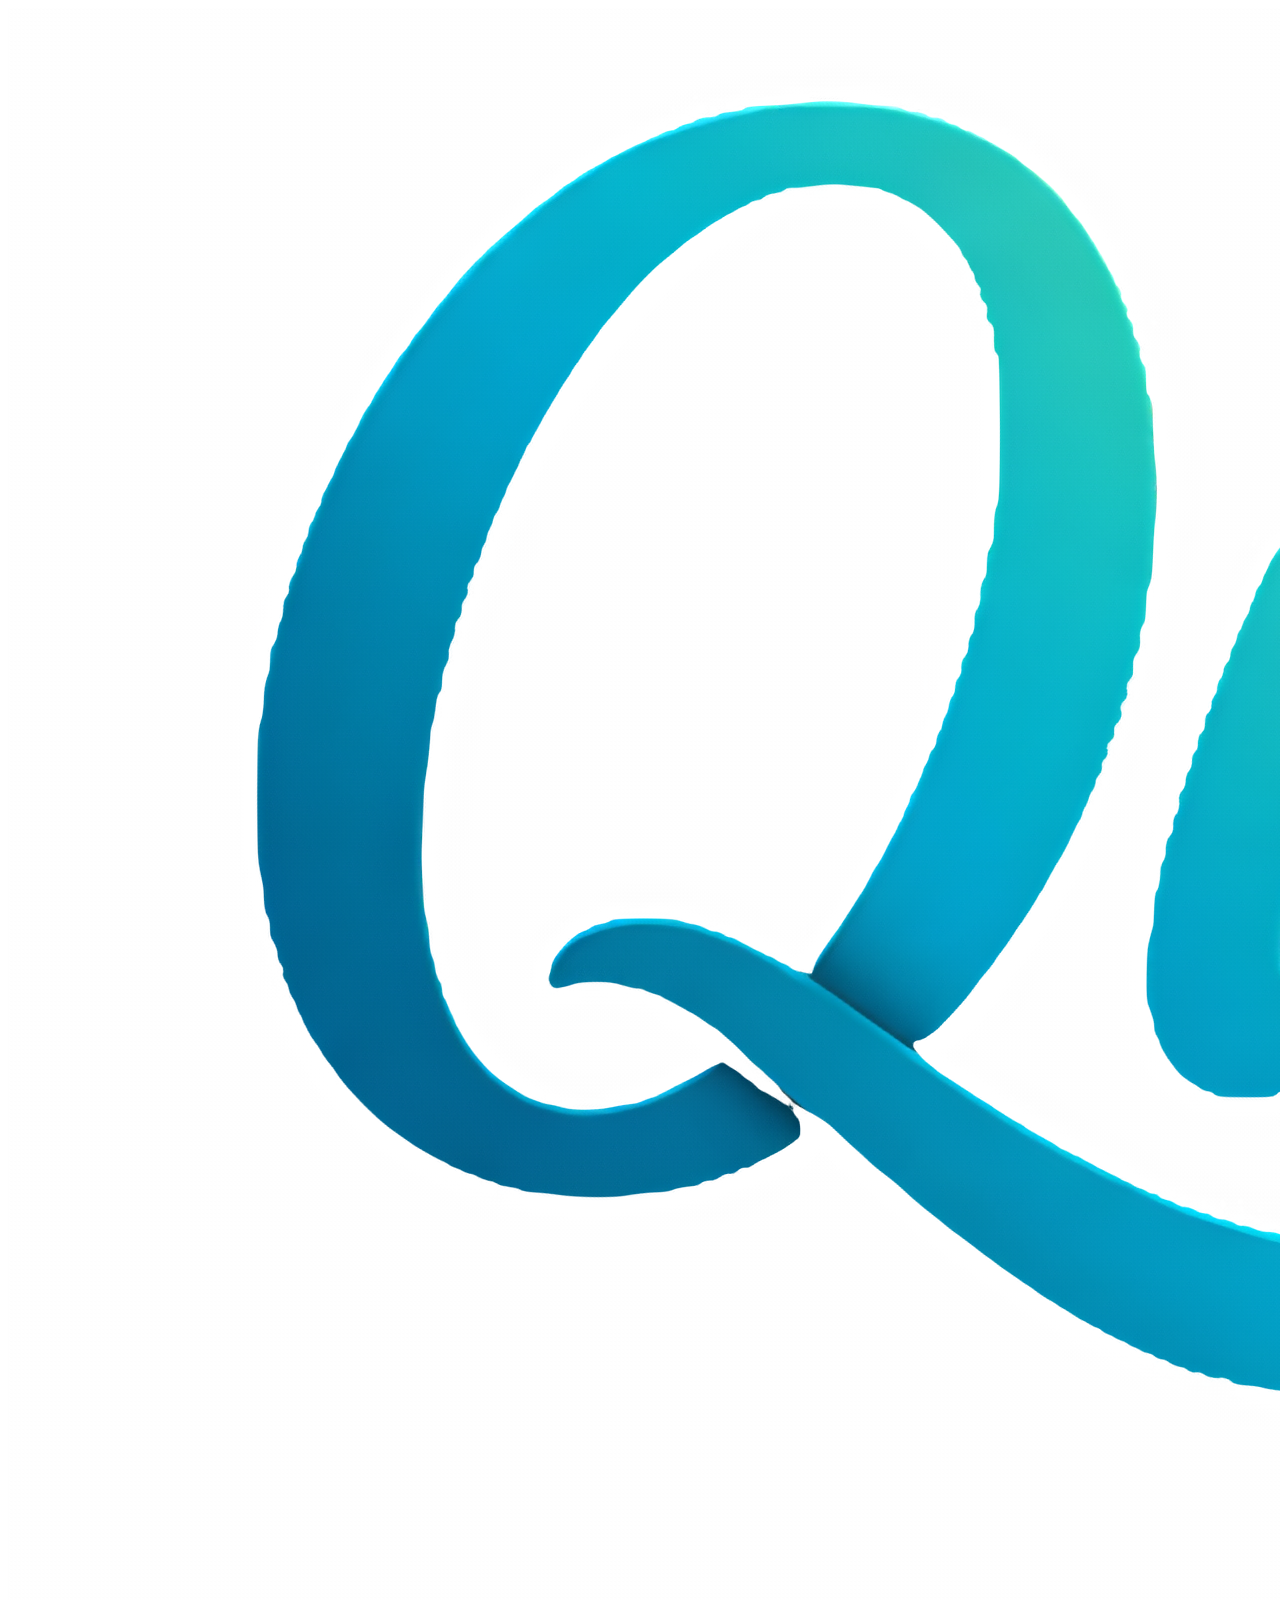
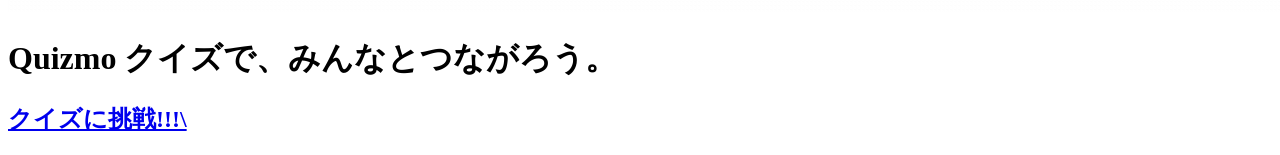
<file: index.html>
<!DOCTYPE html>
<html lang="ja-JP">
<head>
    <meta charset="UTF-8">
    <meta name="viewport" content="width=device-width, initial-scale=1.0">
    <title>Quizmo - クイズで、みんなとつながろう。</title>
</head>
<body>
    <header>
        <div id="head-logo"><a href="./" hreflang="ja-JP"><img srcset="/resources/img/logo.png 320w /resources/img/logo_2x.png 640w" src="/resources/img/logo_2x.png" sizes="(max-width:640px) 100vw, 640px"
            ></a></div>
    </header>
    <h1>
        Quizmo クイズで、みんなとつながろう。
    </h1>
    <h2>
        <a href="./join/index.html">クイズに挑戦!!!\</a>
    </h2>
    <main>

    </main>
    <footer>

    </footer>
</body>
</html>
</file>
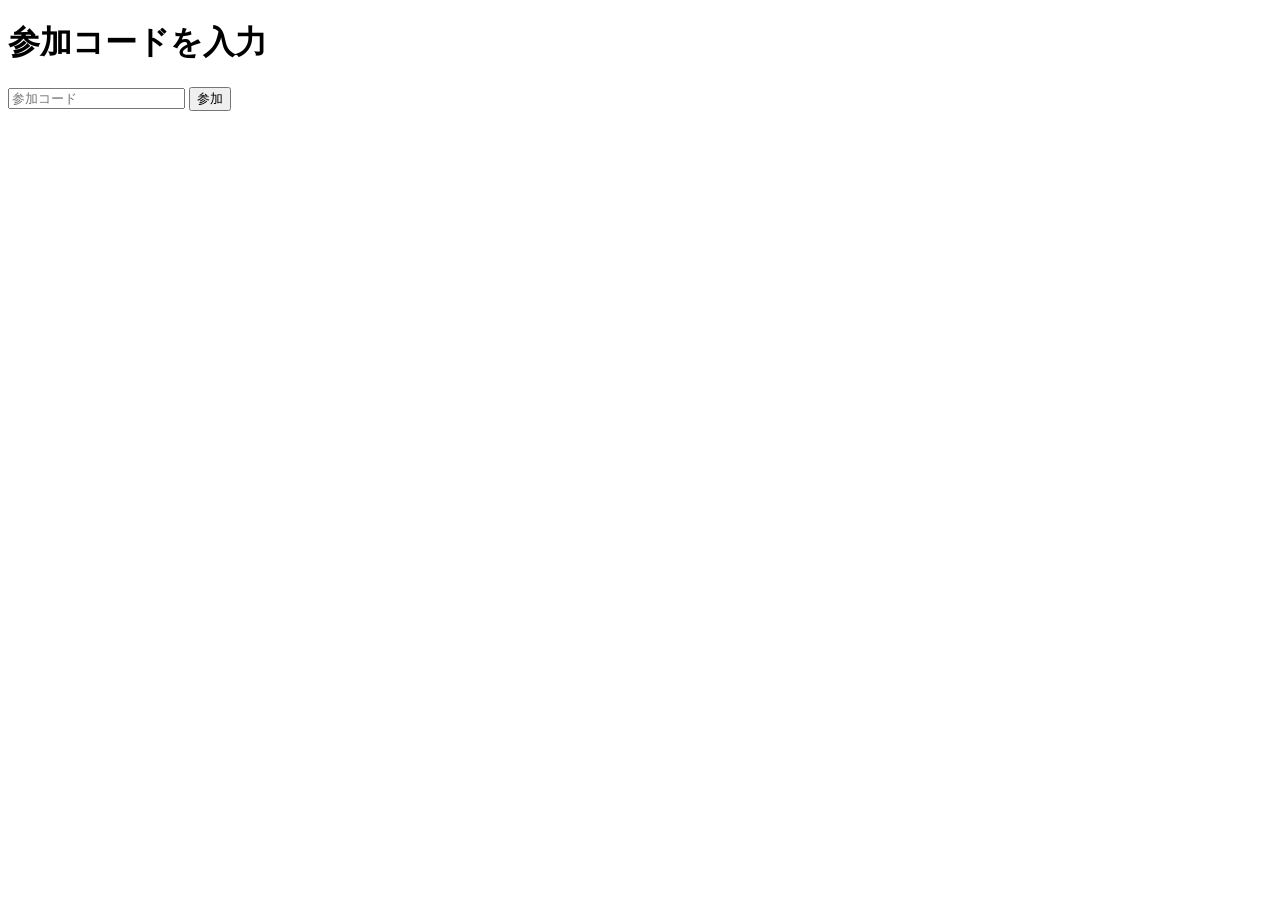
<file: join/index.html>
<!DOCTYPE html>
<html lang="ja-jp">
<head>
    <meta charset="UTF-8">
    <meta name="viewport" content="width=device-width, initial-scale=1.0">
    <script src="/resources/js/join/index_script.js"></script>
    <title>quizmoに参加しよう</title>
</head>
<body>
    <h1>
        参加コードを入力
    </h1>
    <div name="form">
        <input type="text" placeholder="参加コード" id="code">
        <button type="submit" onclick="quizcode()">参加</button>
    </div>
</body>
</html>
</file>
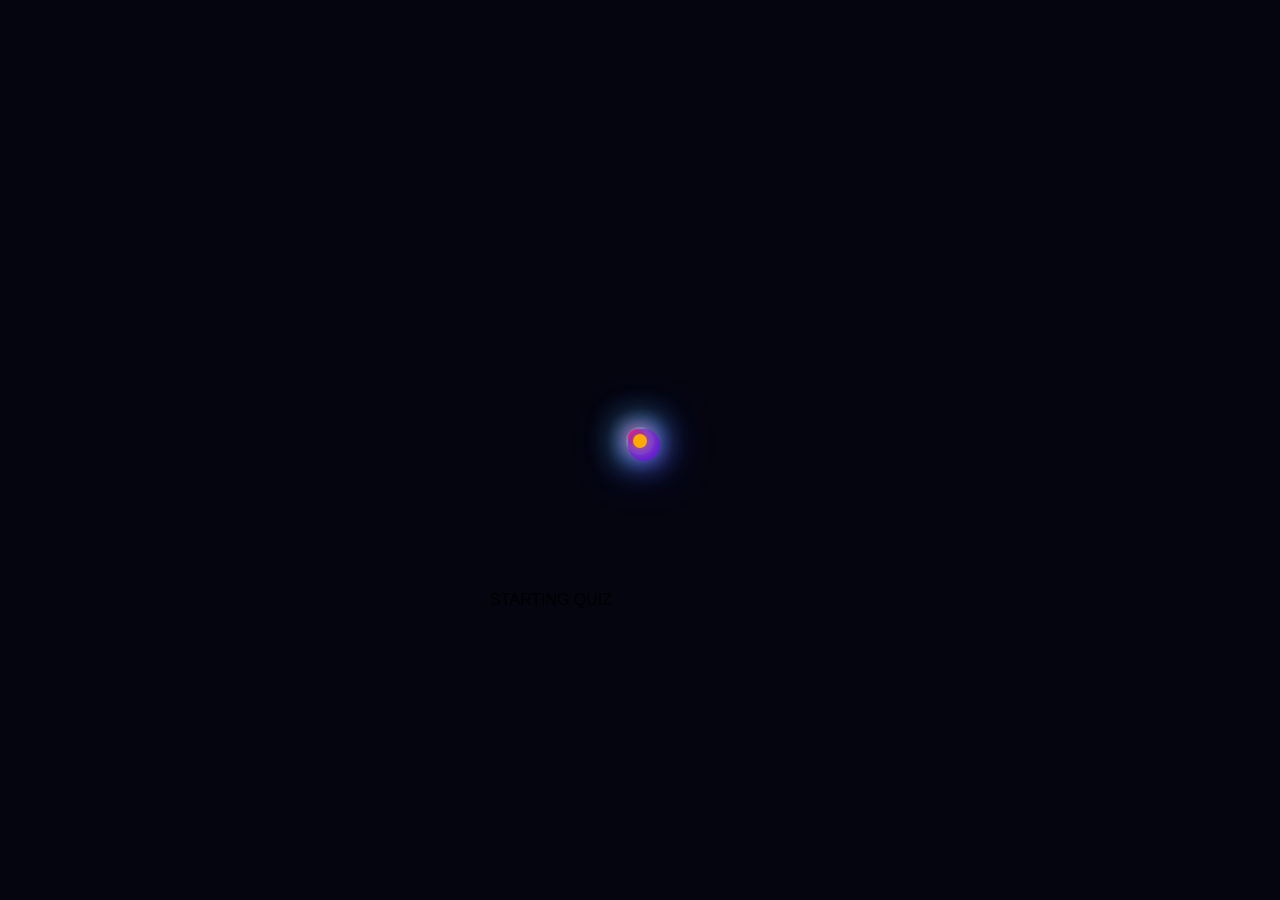
<file: quiz/2026bunkasai/reload/start/index.html>
<!DOCTYPE html>
<html lang="ja-jp">
<head>
<meta charset="UTF-8">
<meta name="viewport" content="width=device-width, initial-scale=1.0">
<!-- 5秒後に文化祭クイズのトップへ自動遷移 -->
<meta http-equiv="refresh" content="5;url=https://quizmo-voton.vercel.app/quiz/2026bunkasai/">
<title>リダイレクト中</title>
<!-- 指定されたパスでCSSを読み込み -->
<link rel="stylesheet" href="/resources/css/quiz/2026bunkasai/reload/start/index_style.css">
</head>
<body>
  <div class="redirect-wrapper">
    <div class="loader-container">
      
      <!-- 指定されたドット浮遊エフェクトの構造 -->
      <div class="stage">
        <div class="dot-floating"></div>
      </div>
      
      <!-- クイズ開始を期待させるテキスト -->
      <div class="text-glow">STARTING QUIZ</div>
    </div>
  </div>
</body>
</html>
</file>
<file: resources/css/quiz/2026bunkasai/reload/start/index_style.css>
body {
  background: #050510;
  display: flex;
  justify-content: center;
  align-items: center;
  height: 100vh;
  margin: 0;
  overflow: hidden;
  font-family: 'Arial', sans-serif;
}

/* ステージ全体のサイズ定義 */
.stage {
  position: relative;
  width: 300px;
  height: 300px;
  display: flex;
  justify-content: center;
  align-items: center;
}

/* メインのフローティングドット（1〜3個目を1つの要素と擬似要素で表現） */
.dot-floating {
  position: relative;
  width: 24px;
  height: 24px;
  border-radius: 50%;
  background: #00f3ff;
  box-shadow: 0 0 20px #00f3ff, 0 0 40px #00f3ff;
  animation: float-one 6s ease-in-out infinite alternate;
}

/* 2個目のドット */
.dot-floating::before {
  content: '';
  position: absolute;
  width: 18px;
  height: 18px;
  border-radius: 50%;
  background: #ff007f;
  box-shadow: 0 0 20px #ff007f, 0 0 40px #ff007f;
  animation: float-two 5s ease-in-out infinite alternate;
}

/* 3個目のドット */
.dot-floating::after {
  content: '';
  position: absolute;
  width: 32px;
  height: 32px;
  border-radius: 50%;
  background: #7000ff;
  box-shadow: 0 0 25px #7000ff, 0 0 50px #7000ff;
  opacity: 0.8;
  animation: float-three 8s ease-in-out infinite alternate;
}

/* 4個目と5個目のドットは、ステージ背景の陰影・オーラを兼ねて作成 */
.stage::before {
  content: '';
  position: absolute;
  width: 28px;
  height: 28px;
  border-radius: 50%;
  background: #00ffaa;
  box-shadow: 0 0 20px #00ffaa, 0 0 40px #00ffaa;
  animation: float-four 7s ease-in-out infinite alternate;
}

.stage::after {
  content: '';
  position: absolute;
  width: 14px;
  height: 14px;
  border-radius: 50%;
  background: #ffaa00;
  box-shadow: 0 0 15px #ffaa00, 0 0 30px #ffaa00;
  animation: float-five 4.5s ease-in-out infinite alternate;
}

/* 各ドット（1〜5）の異なる浮遊軌道アニメーション */
@keyframes float-one {
  0% { transform: translate(-40px, -60px) scale(1); }
  100% { transform: translate(50px, 40px) scale(1.2); }
}

@keyframes float-two {
  0% { transform: translate(80px, -30px) scale(1.1); }
  100% { transform: translate(-70px, 60px) scale(0.9); }
}

@keyframes float-three {
  0% { transform: translate(-90px, 50px) scale(0.8); }
  100% { transform: translate(60px, -70px) scale(1.1); }
}

@keyframes float-four {
  0% { transform: translate(30px, 80px) scale(0.9); }
  100% { transform: translate(-60px, -50px) scale(1.2); }
}

@keyframes float-five {
  0% { transform: translate(-10px, -90px) scale(1.2); }
  100% { transform: translate(90px, 20px) scale(0.8); }
}
</file>
